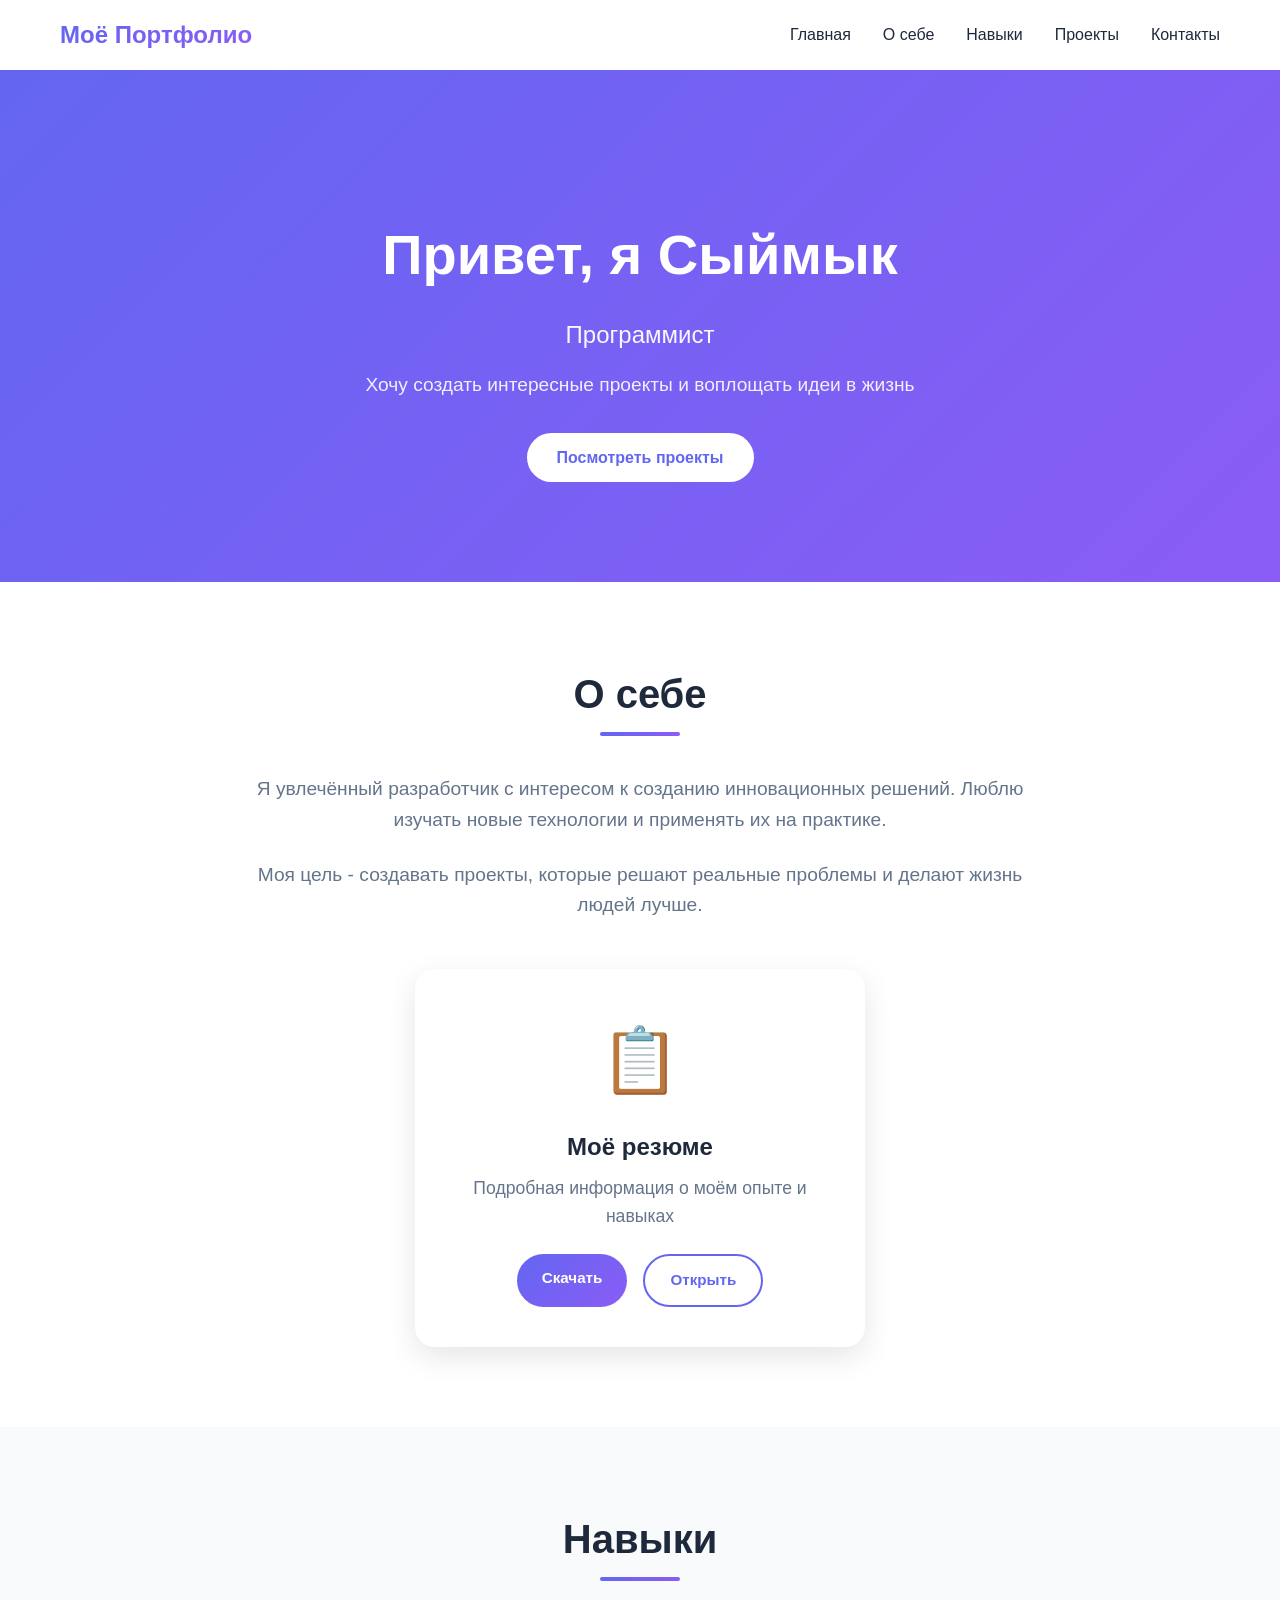
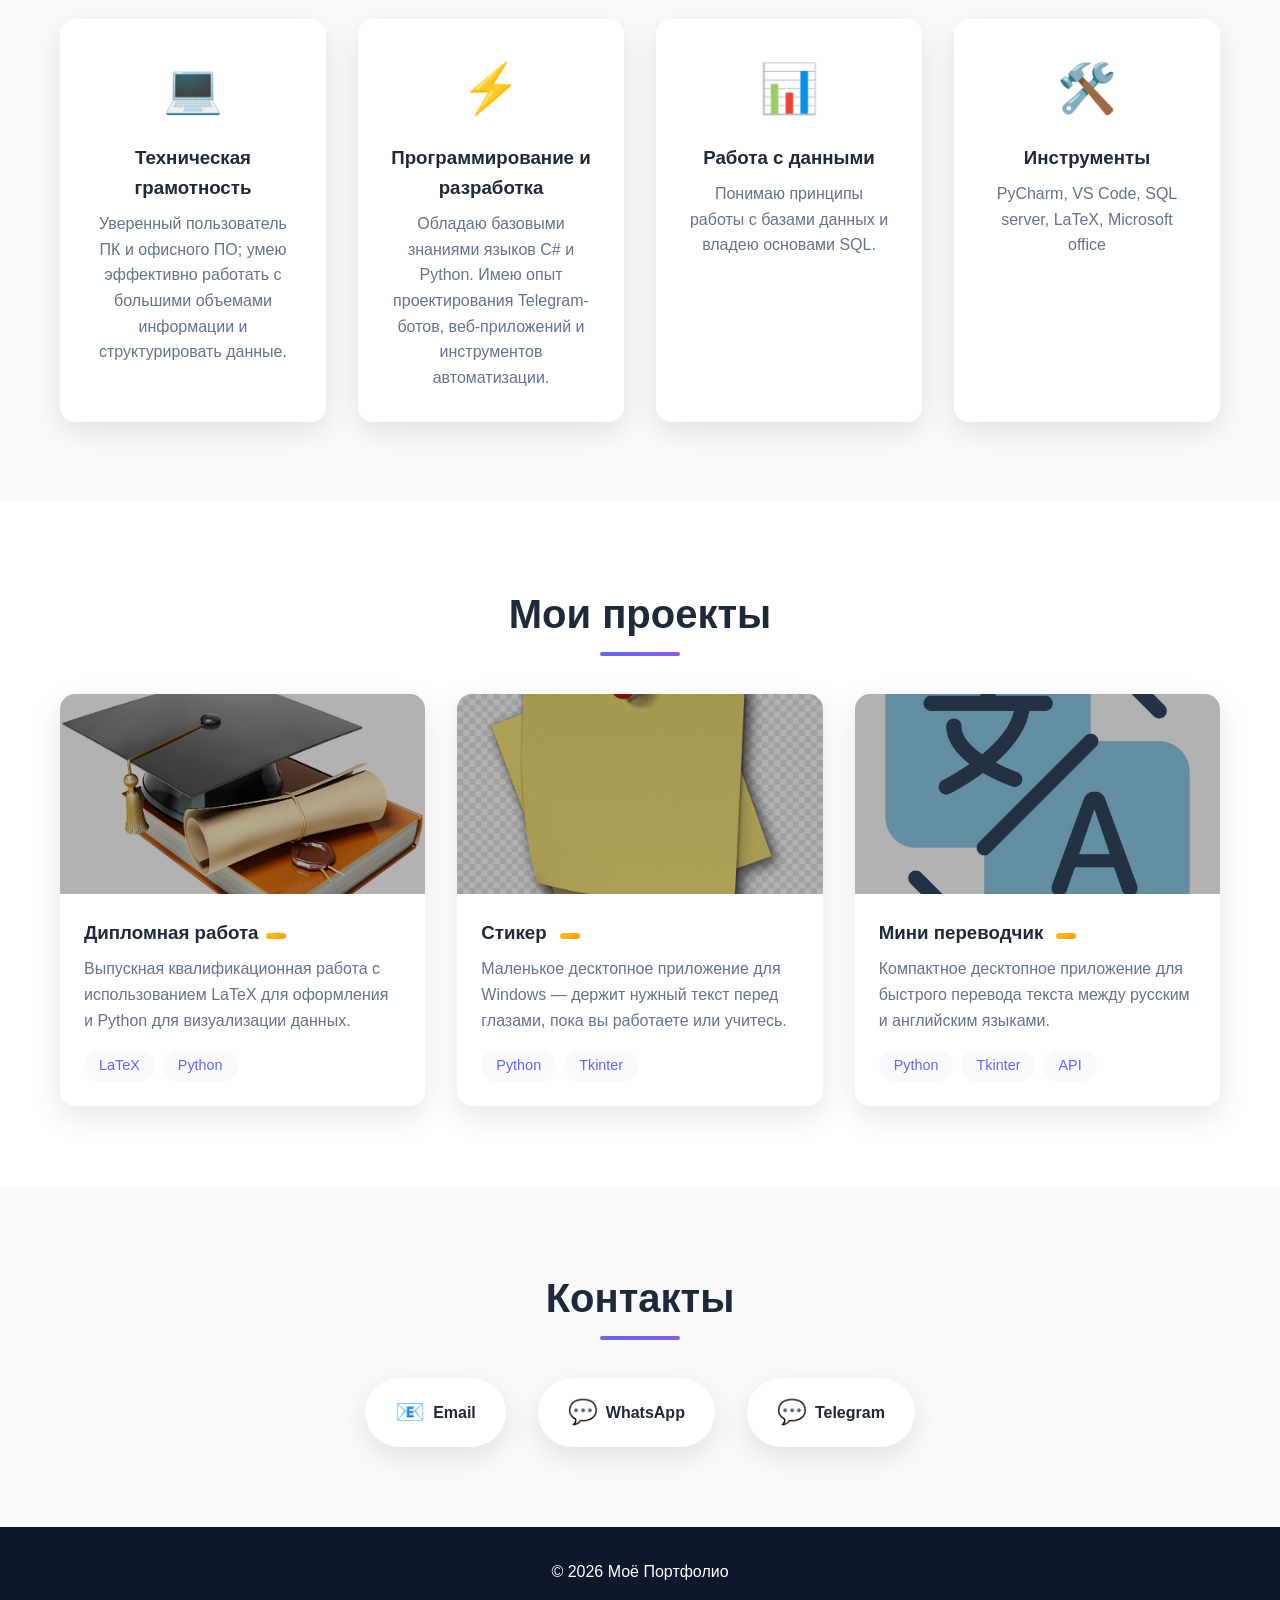
<file: index.html>
<!DOCTYPE html>
<html lang="ru">
<head>
    <meta charset="UTF-8">
    <meta name="viewport" content="width=device-width, initial-scale=1.0">
    <title>Моё Портфолио</title>
    <link rel="stylesheet" href="style.css">
</head>
<body>
    <!-- Навигация -->
    <nav class="navbar">
        <div class="container">
            <div class="nav-brand">Моё Портфолио</div>
            <ul class="nav-menu">
                <li><a href="#home">Главная</a></li>
                <li><a href="#about">О себе</a></li>
                <li><a href="#skills">Навыки</a></li>
                <li><a href="#projects">Проекты</a></li>
                <li><a href="#contact">Контакты</a></li>
            </ul>
        </div>
    </nav>

    <!-- Главная секция -->
    <section id="home" class="hero">
        <div class="container">
            <div class="hero-content">
                <h1 class="hero-title">Привет, я <span class="highlight">Сыймык</span></h1>
                <p class="hero-subtitle">Программист</p>
                <p class="hero-description">Хочу создать интересные проекты и воплощать идеи в жизнь</p>
                <a href="#projects" class="btn btn-primary">Посмотреть проекты</a>
            </div>
        </div>
    </section>

    <!-- О себе -->
    <section id="about" class="section">
        <div class="container">
            <h2 class="section-title">О себе</h2>
            <div class="about-content">
                <div class="about-text">
                    <p>Я увлечённый разработчик с интересом к созданию инновационных решений.
                    Люблю изучать новые технологии и применять их на практике.</p>
                    <p>Моя цель - создавать проекты, которые решают реальные проблемы и делают жизнь людей лучше.</p>
                </div>

                <!-- Карточка с резюме -->
                <div class="resume-card">
                    <div class="resume-icon">📋</div>
                    <h3>Моё резюме</h3>
                    <p>Подробная информация о моём опыте и навыках</p>
                    <div class="resume-buttons">
                        <a href="resume.pdf" download class="btn btn-small btn-download">Скачать</a>
                        <a href="resume.pdf" target="_blank" class="btn btn-small btn-view-resume">Открыть</a>
                    </div>
                </div>
            </div>
        </div>
    </section>

    <!-- Навыки -->
    <section id="skills" class="section section-alt">
        <div class="container">
            <h2 class="section-title">Навыки</h2>
            <div class="skills-grid">
                <div class="skill-card">
                    <div class="skill-icon">💻</div>
                    <h3>Техническая грамотность</h3>
                    <p>Уверенный пользователь ПК и офисного ПО; умею эффективно работать с большими объемами информации и структурировать данные.</p>
                </div>
                <div class="skill-card">
                    <div class="skill-icon">⚡</div>
                    <h3>Программирование и разработка</h3>
                    <p>Обладаю базовыми знаниями языков C# и Python. Имею опыт проектирования Telegram-ботов, веб-приложений и инструментов автоматизации.</p>
                </div>
                <div class="skill-card">
                    <div class="skill-icon">📊</div>
                    <h3>Работа с данными</h3>
                    <p>Понимаю принципы работы с базами данных и владею основами SQL.</p>
                </div>
                <div class="skill-card">
                    <div class="skill-icon">🛠️</div>
                    <h3>Инструменты</h3>
                    <p>PyCharm, VS Code, SQL server, LaTeX, Microsoft office</p>
                </div>
            </div>
        </div>
    </section>

    <!-- Проекты -->
    <section id="projects" class="section">
    <div class="container">
        <h2 class="section-title">Мои проекты</h2>
        <div class="projects-grid">

            <div class="project-card">
                <div class="project-image">
                    <img src="images/diplom.jpg" alt="Дипломная работа" class="project-img">
                    <div class="project-overlay"></div>
                </div>
                <div class="project-content">
                    <h3 class="project-title-clickable" onclick="openModal('modal-diplom')">Дипломная работа<span class="tag-coming"></span></h3></h3>
                    <p>Выпускная квалификационная работа с использованием LaTeX для оформления и Python для визуализации данных.</p>
                    <div class="project-tags">
                        <span class="tag">LaTeX</span>
                        <span class="tag">Python</span>
                    </div>
                </div>
            </div>


            <div class="project-card">
                <div class="project-image">
                    <img src="images/stiker.png" alt="Стикер" class="project-img">
                    <div class="project-overlay"></div>
                </div>
                <div class="project-content">
                    <h3 class="project-title-clickable" onclick="openModal('modal-sticker')">Стикер <span class="tag-coming"></span></h3>
                    <p>Маленькое десктопное приложение для Windows — держит нужный текст перед глазами, пока вы работаете или учитесь.</p>
                    <div class="project-tags">
                        <span class="tag">Python</span>
                        <span class="tag">Tkinter</span>
                    </div>

                </div>
            </div>

            <div class="project-card">
                <div class="project-image">
                    <img src="images/translation.jpg" alt="Стикер" class="project-img">
                    <div class="project-overlay"></div>
                </div>
                <div class="project-content">
                    <h3 class="project-title-clickable" onclick="openModal('modal-translator')">Мини переводчик <span class="tag-coming"></span></h3>
                    <p>Компактное десктопное приложение для быстрого перевода текста между русским и английским языками.</p>
                    <div class="project-tags">
                        <span class="tag">Python</span>
                        <span class="tag">Tkinter</span>
                        <span class="tag">API</span>
                    </div>

                </div>
            </div>
        </div>
    </div>
</section>

    <!-- Модальное окно: Дипломная работа -->
    <div id="modal-diplom" class="modal">
        <div class="modal-content">
            <span class="modal-close" onclick="closeModal('modal-diplom')">&times;</span>

            <h2>Дипломная работа</h2>

            <div class="modal-section">
    <h3>📝 Описание проекта</h3>

    <p><strong>Основная цель:</strong> Разработка программного комплекса для поиска самого быстрого способа перевода динамической системы из одного состояния в другое. Особенность проекта — учет «эффекта памяти» в системе (интегро-дифференциальные уравнения), что делает модель применимой в реальных физических и экономических задачах.</p>

    <h4>Что было сделано:</h4>
    <ul>
        <li><strong>Математическое моделирование:</strong> Исследована задача быстродействия и применен принцип максимума Понтрягина для нахождения оптимальных траекторий.</li>
        <li><strong>Сравнительный анализ:</strong> Проведено сравнение точных аналитических решений с результатами численного моделирования (метод Рунге-Кутты 4-го порядка).</li>
        <li><strong>Разработка ПО:</strong> Создано десктопное приложение на Python с графическим интерфейсом (GUI) и интерактивный модуль в Google Colab.</li>
        <li><strong>Визуализация:</strong> Реализовано построение динамических графиков состояния системы и режимов управления.</li>
    </ul>

    <h4>Стек технологий:</h4>
    <ul>
        <li><strong>Язык:</strong> Python</li>
        <li><strong>Библиотеки:</strong> NumPy, Matplotlib, Tkinter</li>
        <li><strong>Среды:</strong> PyCharm, Google Colab</li>
    </ul>

    <p><strong>Ключевой результат:</strong> Программа позволяет менять параметры системы «на лету» и мгновенно видеть изменение траектории движения. Это готовый инструмент для анализа процессов с последействием (теплоперенос, рыночные модели).</p>

    <hr> <p><em>Краткий анонс: Исследование и программная реализация задачи быстродействия для систем с последействием.</em></p>

    <div class="links">
        <a href="https://colab.research.google.com/drive/1sYflpR2aq0N4wyMgkzaCAVsc2KGVBK6u?usp=sharing" target="_blank">🔗 Открыть в Google Colab</a>
    </div>
</div>

            <div class="modal-section">
                <h3>🖼️ Иллюстрации из работы</h3>
                <div class="modal-gallery">
                    <img src="images/img_2.png" alt="Скриншот 1">
                    <img src="images/img.png" alt="Скриншот 2">
                    <img src="images/img_1.png" alt="Скриншот 3">
                </div>
            </div>


            <div class="modal-section">
                 <h3>🛠️ Инструменты</h3>
                <div class="project-tags">
        <a href="https://www.latex-project.org/" target="_blank" rel="noopener noreferrer" class="tag-link">
            <span class="tag">LaTeX</span>
        </a>
        <a href="https://www.python.org/" target="_blank" rel="noopener noreferrer" class="tag-link">
            <span class="tag">Python</span>
        </a>
        <a href="https://matplotlib.org/" target="_blank" rel="noopener noreferrer" class="tag-link">
            <span class="tag">Matplotlib</span>
        </a>
        <a href="https://numpy.org/" target="_blank" rel="noopener noreferrer" class="tag-link">
            <span class="tag">NumPy</span>
        </a>
        <a href="https://pandas.pydata.org/" target="_blank" rel="noopener noreferrer" class="tag-link">
            <span class="tag">Pandas</span>
        </a>
    </div>
</div>

            <div class="modal-section">
    <h3>📥 Ознакомиться с работой</h3>
    <div class="resume-buttons" style="justify-content: flex-start; gap: 15px;">
        <a href="ВКР_Анарбек_уулу_Сыймык.pdf" target="_blank" class="btn btn-view-resume">👁️ Посмотреть онлайн</a>
        <a href="ВКР_Анарбек_уулу_Сыймык.pdf" download class="btn btn-download-modal">📄 Скачать PDF</a>
    </div>
    <p class="download-note" style="margin-top: 10px;">Размер: ~5 MB | Формат: PDF</p>
</div>
        </div>
    </div>

    <!-- Модальное окно: Мини-стикер -->

    <div id="modal-sticker" class="modal">
        <div class="modal-content">
            <span class="modal-close" onclick="closeModal('modal-sticker')">&times;</span>

            <h2>Стикер</h2>

            <div class="modal-section">
                <h3>📝 Описание проекта</h3>

                <p>Небольшой pet-проект, который вырос из личной потребности: во время учёбы и работы с кодом постоянно не хватало способа держать подсказку или текущую задачу перед глазами — без необходимости переключаться между вкладками.</p>

                <p><strong>Что реализовано:</strong></p>
                <ul>
                    <li>Окно всегда поверх других приложений — не мешает работе</li>
                    <li>Автосохранение текста при закрытии и восстановление при следующем запуске</li>
                    <li>Поддержка стандартных горячих клавиш: Ctrl+C, Ctrl+V, Ctrl+X, Ctrl+Z, Ctrl+A</li>
                    <li>Контекстное меню по правой кнопке мыши</li>
                    <li>Сборка в автономный <code>.exe</code> — установка не требуется</li>
                </ul>

                <p><strong>Чему научился:</strong> работа с Tkinter, упаковка Python-приложения в исполняемый файл через PyInstaller, проектирование минималистичного UI под конкретную задачу.</p>
            </div>

            <div class="modal-section">
                <h3>🖼️ Скриншоты</h3>
                <div class="modal-gallery">
                    <img src="images/img_3.png" alt="Скриншот 1">
                    <img src="images/img_4.png" alt="Скриншот 2">
                    <img src="images/img_5.png" alt="Скриншот 3">
                </div>
            </div>

            <div class="modal-section">
                <h3>💻 Фрагмент кода</h3>
                <button class="code-toggle-btn" onclick="toggleCode('code-sticker')">
                    <span class="toggle-icon">▶</span>
                </button>
                <div id="code-sticker" class="code-block-collapsible" style="display: none;">
                    <pre><code>import tkinter as tk
from tkinter import messagebox
from deep_translator import GoogleTranslator

def translate_text(event=None):
    text = input_text.get("1.0", "end-1c").strip()
    if not text:
        return "break"

    try:
        target = 'en' if direction_var.get() == 'RU → EN' else 'ru'
        translated = GoogleTranslator(source='auto', target=target).translate(text)

        output_text.config(state=tk.NORMAL)
        output_text.delete("1.0", tk.END)
        output_text.insert("1.0", translated)
        output_text.config(state=tk.DISABLED)
        return "break"
    except Exception:
        messagebox.showerror("Ошибка", "Проверьте подключение к интернету")
        return "break"

def swap_direction():
    current = direction_var.get()
    new = 'EN → RU' if current == 'RU → EN' else 'RU → EN'
    direction_var.set(new)
    direction_label.config(text=new)

def make_copy_output(event=None):
    try:
        text = output_text.get("1.0", "end-1c")
        if text:
            root.clipboard_clear()
            root.clipboard_append(text)
    except:
        pass
    return "break"

root = tk.Tk()
root.title("Переводчик")
root.geometry("260x280")
root.attributes("-topmost", True)
root.configure(bg="#e3f2fd")

direction_var = tk.StringVar(value='RU → EN')
header_frame = tk.Frame(root, bg="#e3f2fd")
header_frame.pack(pady=(8, 0))

direction_label = tk.Label(header_frame, text='RU → EN', font=("Arial", 9, "bold"),
                           bg="#e3f2fd", fg="#1565c0")
direction_label.pack(side=tk.LEFT, padx=5)

swap_btn = tk.Button(header_frame, text="⇄", command=swap_direction,
                     bg="#bbdefb", fg="#1565c0", font=("Arial", 9, "bold"),
                     relief="flat", cursor="hand2", width=2, bd=0)
swap_btn.pack(side=tk.LEFT)

input_text = tk.Text(root, font=("Segoe UI", 9), bg="#ffffff", height=4, bd=0,
                     highlightthickness=1, highlightbackground="#90caf9")
input_text.pack(padx=10, pady=(5, 3), fill="both", expand=True)
input_text.bind("<Return>", translate_text)

translate_btn = tk.Button(root, text="Перевести", command=translate_text,
                          bg="#1976d2", fg="white", font=("Arial", 8, "bold"),
                          relief="flat", cursor="hand2", width=12, bd=0)
translate_btn.pack(pady=3)

output_text = tk.Text(root, font=("Segoe UI", 9), bg="#bbdefb", height=4, bd=0,
                      state=tk.DISABLED, highlightthickness=1,
                      highlightbackground="#90caf9", fg="#0d47a1")
output_text.pack(padx=10, pady=(0, 5), fill="both", expand=True)

root.mainloop()  </code></pre>
                </div>
            </div>


            <div class="modal-section">
                <h3>🛠️ Технологии</h3>
                <div class="project-tags">
                    <a href="https://www.python.org/" target="_blank" rel="noopener noreferrer" class="tag-link">
                        <span class="tag">Python</span>
                    </a>
                    <a href="https://docs.python.org/3/library/tkinter.html" target="_blank" rel="noopener noreferrer" class="tag-link">
                        <span class="tag">Tkinter</span>
                    </a>
                    <a href="https://pyinstaller.org/" target="_blank" rel="noopener noreferrer" class="tag-link">
                        <span class="tag">PyInstaller</span>
                    </a>
                </div>
            </div>

            <div class="modal-section">
                <h3>📥 Скачать приложение</h3>
                <div class="resume-buttons" style="justify-content: flex-start; gap: 15px;">
                    <a href="https://t.me/v_kode_i_zhizni/4" target="_blank" class="btn btn-download-modal">💾 Скачать .exe (Telegram)</a>
                    <a href="https://t.me/v_kode_i_zhizni" target="_blank" class="btn btn-view-resume">📢 Мой канал</a>
                </div>
                <p class="download-note" style="margin-top: 10px;">Размер: 8.0 MB | Windows 10/11</p>
            </div>
        </div>
    </div>

    <!-- Модальное окно: Мини-переводчик -->
    <div id="modal-translator" class="modal">
    <div class="modal-content">
        <span class="modal-close" onclick="closeModal('modal-translator')">&times;</span>

        <h2>Мини-переводчик</h2>

        <div class="modal-section">
            <h3>📝 Описание проекта</h3>

            <p>При разработке кода приходится создавать десятки переменных, и хорошим тоном считается именование на английском языке. Чтобы не прерывать рабочий процесс поиском перевода в браузере, я создал этот компактный инструмент. Он позволяет мгновенно подобрать точное название для переменной или функции, не закрывая окно IDE</p>

            <p><strong>Что реализовано:</strong></p>
            <ul>
                <li>Мгновенный перевод через API Google Translator</li>
                <li>Окно всегда поверх других окон (Topmost) для удобства работы с кодом</li>
                <li>Быстрая смена направления перевода (RU ↔ EN) одной кнопкой</li>
                <li>Полноценная поддержка горячих клавиш и контекстного меню</li>
                <li>Минималистичный дизайн</li>
            </ul>

            <p><strong>Чему научился:</strong> интеграция сторонних API (библиотека <code>deep_translator</code>), работа с многострочными текстовыми полями в Tkinter, обработка исключений при отсутствии сети и кастомизация UI элементов.</p>
        </div>

        <div class="modal-section">
            <h3>🖼️ Скриншоты</h3>
            <div class="modal-gallery">
                <img src="images/translator_1.png" >
                <img src="images/translator_2.png" >
                <img src="images/translator_3.png" >

            </div>
        </div>

        <div class="modal-section">
            <h3>💻 Фрагмент кода</h3>
            <button class="code-toggle-btn" onclick="toggleCode('code-translator')">
                <span class="toggle-icon">▶</span>
            </button>
            <div id="code-translator" class="code-block-collapsible" style="display: none;">
                <pre><code>import tkinter as tk
from deep_translator import GoogleTranslator

def translate_text(event=None):
    text = input_text.get("1.0", "end-1c").strip()
    if not text: return "break"

    try:
        target = 'en' if direction_var.get() == 'RU → EN' else 'ru'
        translated = GoogleTranslator(source='auto', target=target).translate(text)

        output_text.config(state=tk.NORMAL)
        output_text.delete("1.0", tk.END)
        output_text.insert("1.0", translated)
        output_text.config(state=tk.DISABLED)
    except Exception:
        pass
    return "break"


root = tk.Tk()
root.title("Переводчик")
root.geometry("260x280")
root.attributes("-topmost", True)
root.configure(bg="#e3f2fd")


input_text = tk.Text(root, height=4, bd=0, highlightthickness=1)
input_text.bind("<Return>", translate_text)
input_text.pack(padx=10, pady=5, fill="both", expand=True)

root.mainloop()  </code></pre>
            </div>
        </div>

        <div class="modal-section">
            <h3>🛠️ Технологии</h3>
            <div class="project-tags">
                <a href="https://www.python.org/" target="_blank" rel="noopener noreferrer" class="tag-link">
                    <span class="tag">Python</span>
                </a>
                <a href="https://pypi.org/project/deep-translator/" target="_blank" rel="noopener noreferrer" class="tag-link">
                    <span class="tag">Deep Translator API</span>
                </a>
                <a href="https://docs.python.org/3/library/tkinter.html" target="_blank" rel="noopener noreferrer" class="tag-link">
                    <span class="tag">Tkinter UI</span>
                </a>
            </div>
        </div>

        <div class="modal-section">
            <h3>📥 Скачать приложение</h3>
            <div class="resume-buttons" style="justify-content: flex-start; gap: 15px;">
                <a href="https://t.me/v_kode_i_zhizni/5" target="_blank" class="btn btn-download-modal">💾 Скачать .exe (Telegram)</a>
                <a href="https://t.me/v_kode_i_zhizni" target="_blank" class="btn btn-view-resume">📢 Мой канал</a>
            </div>
            <p class="download-note" style="margin-top: 10px;">Размер: ~13.5 MB | Windows 10/11</p>
        </div>
    </div>
</div>

    <!-- Контакты -->
    <section id="contact" class="section section-alt">
        <div class="container">
            <h2 class="section-title">Контакты</h2>
            <div class="contact-content">
                <p class="contact-text"></p>
                <div class="contact-links">
                    <a href="mailto:syimyk.d.anarbekov@gmail.com" class="contact-link">
                        <span class="contact-icon">📧</span>
                        Email
                    </a>
                    <a href="https://wa.me/996703633725?text=Я%20с%20сайта" class="contact-link" target="_blank">
                        <span class="contact-icon">💬</span>
                        WhatsApp
                    </a>
                    <a href="https://t.me/Syimyk_03kg?text=Я%20с%20сайта" target="_blank" class="contact-link">
                        <span class="contact-icon">💬</span>
                        Telegram
                    </a>
                </div>
            </div>
        </div>
    </section>

    <!-- Footer -->
    <footer class="footer">
        <div class="container">
            <p>&copy; 2026 Моё Портфолио</p>
        </div>
    </footer>

    <script src="script.js"></script>
</body>
</html>
</file>
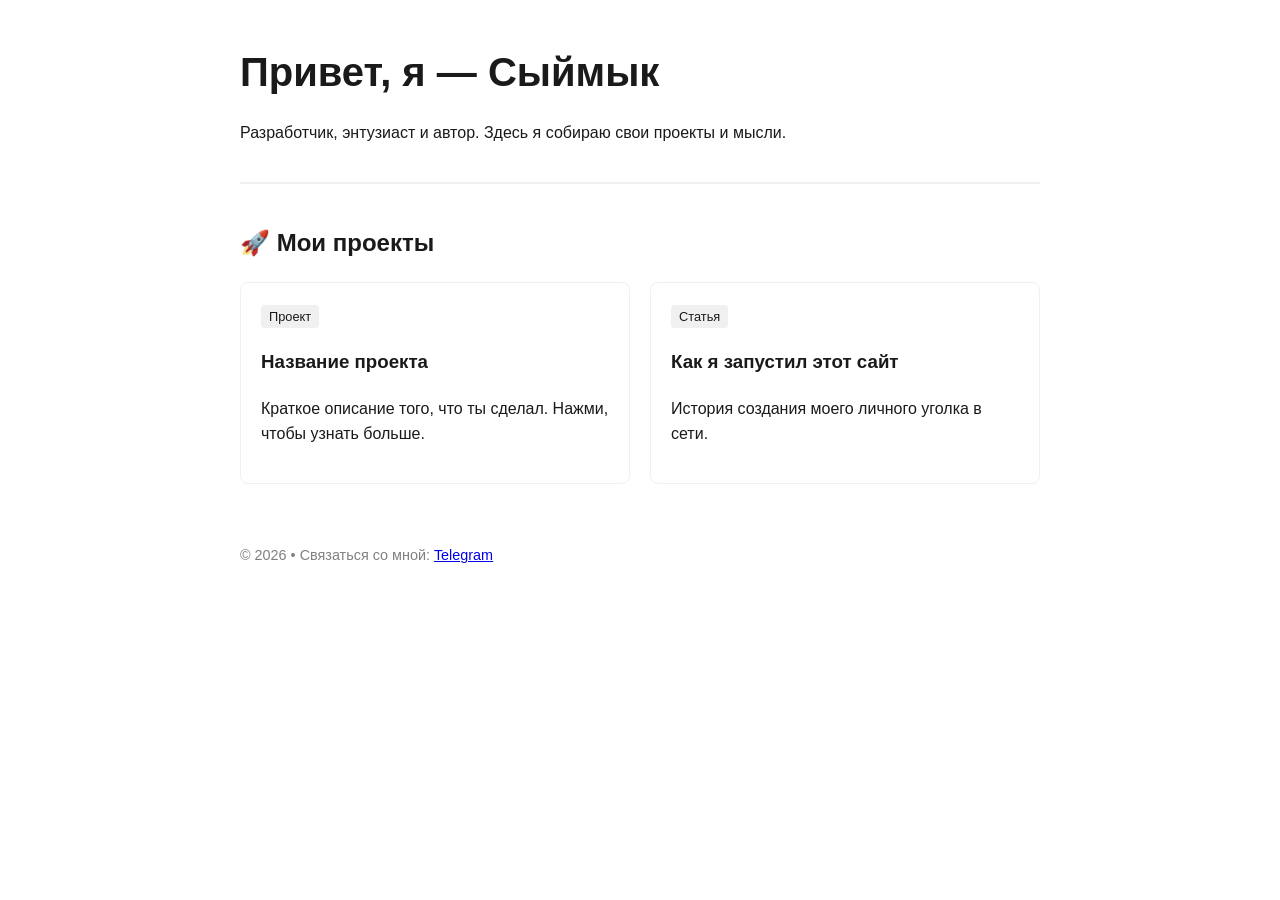
<file: My_site/index.html>
<!DOCTYPE html>
<html lang="ru">
<head>
    <meta charset="UTF-8">
    <meta name="viewport" content="width=device-width, initial-scale=1.0">
    <title>Мой цифровой штаб</title>
    <style>
        :root {
            --bg: #ffffff;
            --text: #1a1a1a;
            --accent: #0070f3;
            --secondary: #f0f0f0;
        }
        body {
            font-family: -apple-system, BlinkMacSystemFont, "Segoe UI", Roboto, sans-serif;
            line-height: 1.6;
            color: var(--text);
            max-width: 800px;
            margin: 40px auto;
            padding: 0 20px;
            background: var(--bg);
        }
        header { border-bottom: 2px solid var(--secondary); padding-bottom: 20px; margin-bottom: 40px; }
        h1 { font-size: 2.5rem; margin-bottom: 10px; }
        .grid { display: grid; grid-template-columns: repeat(auto-fit, minmax(250px, 1fr)); gap: 20px; }
        .card {
            padding: 20px;
            border: 1px solid var(--secondary);
            border-radius: 8px;
            transition: 0.3s;
            text-decoration: none;
            color: inherit;
        }
        .card:hover { border-color: var(--accent); transform: translateY(-2px); }
        .tag { font-size: 0.8rem; background: var(--secondary); padding: 4px 8px; border-radius: 4px; }
        footer { margin-top: 60px; font-size: 0.9rem; color: gray; }
    </style>
</head>
<body>

    <header>
        <h1>Привет, я — Сыймык</h1>
        <p>Разработчик, энтузиаст и автор. Здесь я собираю свои проекты и мысли.</p>
    </header>

    <main>
        <h2>🚀 Мои проекты</h2>
        <div class="grid">
            <div class="card">
                <span class="tag">Проект</span>
                <h3>Название проекта</h3>
                <p>Краткое описание того, что ты сделал. Нажми, чтобы узнать больше.</p>
            </div>

            <div class="card">
                <span class="tag">Статья</span>
                <h3>Как я запустил этот сайт</h3>
                <p>История создания моего личного уголка в сети.</p>
            </div>
        </div>
    </main>

    <footer>
        <p>© 2026 • Связаться со мной: <a href="https://t.me/your_nick">Telegram</a></p>
    </footer>

</body>

</html>
</file>
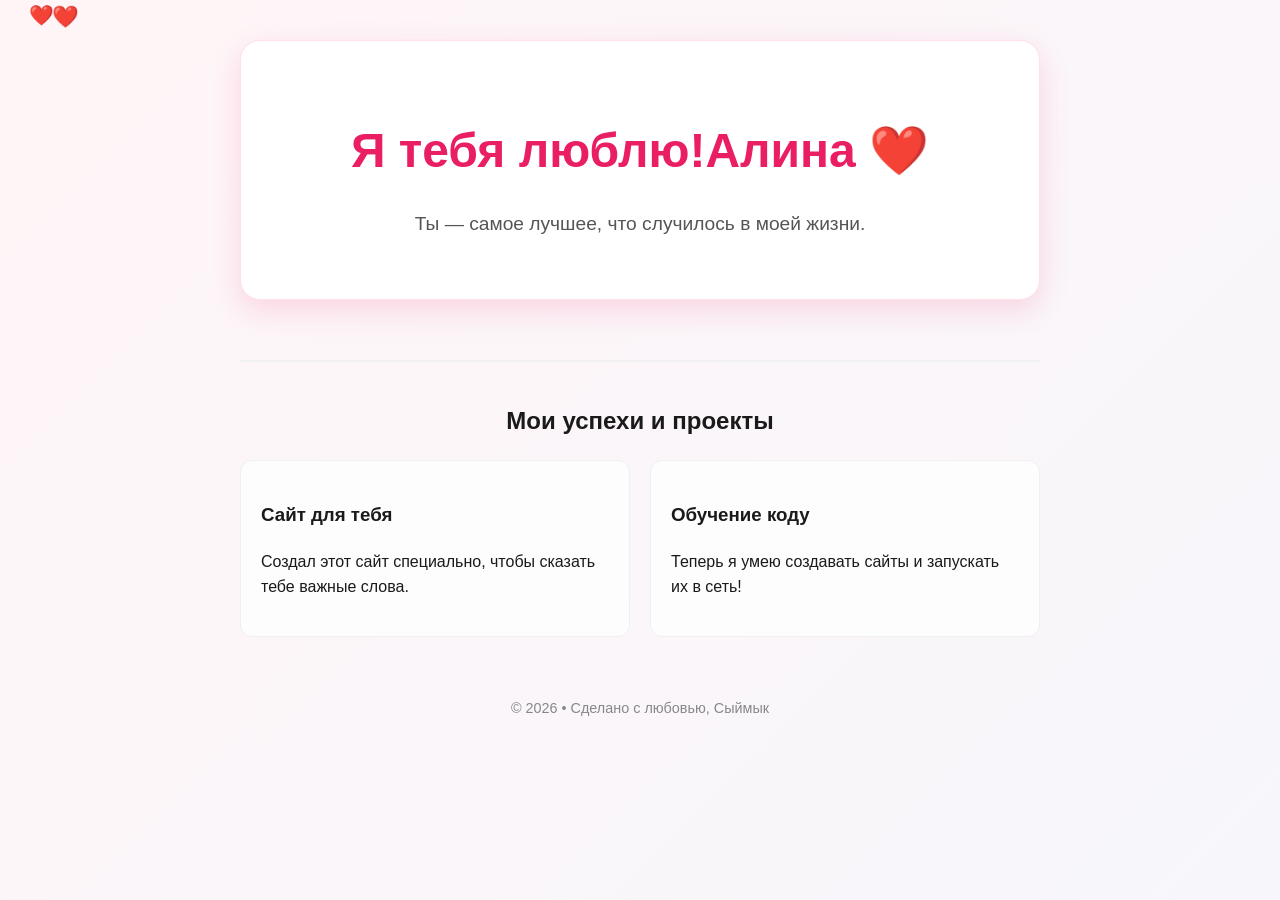
<file: My_site/my_love.html>
<!DOCTYPE html>
<html lang="ru">
<head>
    <meta charset="UTF-8">
    <meta name="viewport" content="width=device-width, initial-scale=1.0">
    <title>Для моей любимой ❤️</title>
    <style>
        :root {
            --bg: #ffffff;
            --text: #1a1a1a;
            --accent: #e91e63; /* Романтичный розовый */
            --secondary: #f0f0f0;
        }

        /* Нежный анимированный фон для всей страницы */
        body {
            font-family: -apple-system, BlinkMacSystemFont, "Segoe UI", Roboto, sans-serif;
            line-height: 1.6;
            color: var(--text);
            max-width: 800px;
            margin: 0 auto;
            padding: 40px 20px;
            background: linear-gradient(135deg, #fff5f7, #f0f8ff, #fff5f7);
            background-size: 400% 400%;
            animation: gradientShift 15s ease infinite;
            transition: 0.3s;
        }

        @keyframes gradientShift {
            0% { background-position: 0% 50%; }
            50% { background-position: 100% 50%; }
            100% { background-position: 0% 50%; }
        }

        header {
            border-bottom: 2px solid var(--secondary);
            padding-bottom: 20px;
            margin-bottom: 40px;
            text-align: center;
        }

        /* Блок с признанием */
        .love-card {
            background: white;
            padding: 40px;
            border-radius: 20px;
            box-shadow: 0 10px 30px rgba(233, 30, 99, 0.15);
            text-align: center;
            margin-bottom: 40px;
            border: 1px solid #ffe1e9;
            animation: fadeIn 2s ease-out;
        }

        .love-card h1 {
            font-size: 3rem;
            color: var(--accent);
            margin-bottom: 10px;
        }

        .love-card p {
            font-size: 1.2rem;
            color: #555;
        }

        @keyframes fadeIn {
            from { opacity: 0; transform: translateY(20px); }
            to { opacity: 1; transform: translateY(0); }
        }

        /* Сетка проектов (твои старые блоки) */
        .projects-grid {
            display: grid;
            grid-template-columns: repeat(auto-fit, minmax(250px, 1fr));
            gap: 20px;
        }

        .card {
            background: rgba(255, 255, 255, 0.8);
            border: 1px solid var(--secondary);
            padding: 20px;
            border-radius: 12px;
            transition: transform 0.3s ease;
        }

        .card:hover {
            transform: translateY(-5px);
            border-color: var(--accent);
        }

        /* Падающие сердечки */
        .hearts-container {
            position: fixed;
            top: 0;
            left: 0;
            width: 100%;
            height: 100%;
            pointer-events: none;
            z-index: 1000;
        }

        .heart {
            position: absolute;
            color: #ff69b4;
            animation: fall linear infinite;
        }

        @keyframes fall {
            0% { transform: translateY(-10vh) rotate(0deg); opacity: 0; }
            10% { opacity: 1; }
            100% { transform: translateY(100vh) rotate(360deg); opacity: 0; }
        }

        footer {
            margin-top: 60px;
            text-align: center;
            font-size: 0.9rem;
            color: #888;
        }
    </style>
</head>
<body>

    <div class="hearts-container" id="hearts"></div>

    <header>
        <div class="love-card">
            <h1>Я тебя люблю!Алина ❤️</h1>
            <p>Ты — самое лучшее, что случилось в моей жизни.</p>
        </div>
    </header>

    <main>
        <h2 style="text-align: center;">Мои успехи и проекты</h2>
        <div class="projects-grid">
            <div class="card">
                <h3>Сайт для тебя</h3>
                <p>Создал этот сайт специально, чтобы сказать тебе важные слова.</p>
            </div>
            <div class="card">
                <h3>Обучение коду</h3>
                <p>Теперь я умею создавать сайты и запускать их в сеть!</p>
            </div>
        </div>
    </main>

    <footer>
        <p>© 2026 • Сделано с любовью, Сыймык</p>
    </footer>

    <script>
        function createHeart() {
            const container = document.getElementById('hearts');
            const heart = document.createElement('div');
            heart.classList.add('heart');
            heart.innerHTML = '❤️';

            heart.style.left = Math.random() * 100 + 'vw';
            heart.style.animationDuration = Math.random() * 2 + 3 + 's';
            heart.style.fontSize = Math.random() * 10 + 15 + 'px';

            container.appendChild(heart);

            setTimeout(() => {
                heart.remove();
            }, 5000);
        }

        setInterval(createHeart, 400);
    </script>
</body>
</html>
</file>
<file: style.css>
/* Основные стили */
* {
    margin: 0;
    padding: 0;
    box-sizing: border-box;
}

:root {
    --primary-color: #6366f1;
    --secondary-color: #8b5cf6;
    --dark-bg: #0f172a;
    --light-bg: #f8fafc;
    --text-dark: #1e293b;
    --text-light: #64748b;
    --white: #ffffff;
    --shadow: 0 10px 30px rgba(0, 0, 0, 0.1);
    --transition: all 0.3s ease;
}

body {
    font-family: 'Segoe UI', Tahoma, Geneva, Verdana, sans-serif;
    line-height: 1.6;
    color: var(--text-dark);
    overflow-x: hidden;
}

.container {
    max-width: 1200px;
    margin: 0 auto;
    padding: 0 20px;
}

/* Навигация */
.navbar {
    background: var(--white);
    box-shadow: var(--shadow);
    position: fixed;
    width: 100%;
    top: 0;
    z-index: 1000;
    padding: 1rem 0;
}

.navbar .container {
    display: flex;
    justify-content: space-between;
    align-items: center;
}

.nav-brand {
    font-size: 1.5rem;
    font-weight: bold;
    background: linear-gradient(135deg, var(--primary-color), var(--secondary-color));
    -webkit-background-clip: text;
    -webkit-text-fill-color: transparent;
    background-clip: text;
}

.nav-menu {
    display: flex;
    list-style: none;
    gap: 2rem;
}

.nav-menu a {
    text-decoration: none;
    color: var(--text-dark);
    font-weight: 500;
    transition: var(--transition);
    position: relative;
}

.nav-menu a::after {
    content: '';
    position: absolute;
    bottom: -5px;
    left: 0;
    width: 0;
    height: 2px;
    background: var(--primary-color);
    transition: var(--transition);
}

.nav-menu a:hover::after {
    width: 100%;
}

.nav-menu a:hover {
    color: var(--primary-color);
}

/* Главная секция */
.hero {
    background: linear-gradient(135deg, var(--primary-color), var(--secondary-color));
    color: var(--white);
    padding: 150px 0 100px;
    margin-top: 60px;
    text-align: center;
}

.hero-title {
    font-size: 3.5rem;
    margin-bottom: 1rem;
    animation: fadeInUp 1s ease;
}

.highlight {
    position: relative;
    display: inline-block;
}

.highlight::after {
    content: '';
    position: absolute;
    bottom: 10px;
    left: 0;
    width: 100%;
    height: 10px;
    background: rgba(255, 255, 255, 0.3);
    z-index: -1;
}

.hero-subtitle {
    font-size: 1.5rem;
    margin-bottom: 1rem;
    opacity: 0.95;
    animation: fadeInUp 1s ease 0.2s backwards;
}

.hero-description {
    font-size: 1.2rem;
    margin-bottom: 2rem;
    opacity: 0.9;
    animation: fadeInUp 1s ease 0.4s backwards;
}

/* Кнопки */
.btn {
    display: inline-block;
    padding: 12px 30px;
    text-decoration: none;
    border-radius: 50px;
    font-weight: 600;
    transition: var(--transition);
    animation: fadeInUp 1s ease 0.6s backwards;
}

.btn-primary {
    background: var(--white);
    color: var(--primary-color);
}

.btn-primary:hover {
    transform: translateY(-3px);
    box-shadow: 0 10px 25px rgba(0, 0, 0, 0.2);
}

/* Секции */
.section {
    padding: 80px 0;
}

.section-alt {
    background: var(--light-bg);
}

.section-title {
    text-align: center;
    font-size: 2.5rem;
    margin-bottom: 3rem;
    position: relative;
    width: 100%;
}

.section-title::after {
    content: '';
    position: absolute;
    bottom: -10px;
    left: 50%;
    transform: translateX(-50%);
    width: 80px;
    height: 4px;
    background: linear-gradient(135deg, var(--primary-color), var(--secondary-color));
    border-radius: 2px;
}
/* О себе */
.about-content {
    max-width: 800px;
    margin: 0 auto;
    text-align: center;
}

.about-text p {
    font-size: 1.2rem;
    color: var(--text-light);
    margin-bottom: 1.5rem;
}

/* Навыки */
.skills-grid {
    display: grid;
    grid-template-columns: repeat(auto-fit, minmax(250px, 1fr));
    gap: 2rem;
}

.skill-card {
    background: var(--white);
    padding: 2rem;
    border-radius: 15px;
    text-align: center;
    box-shadow: var(--shadow);
    transition: var(--transition);
}

.skill-card:hover {
    transform: translateY(-10px);
    box-shadow: 0 15px 40px rgba(0, 0, 0, 0.15);
}

.skill-icon {
    font-size: 3rem;
    margin-bottom: 1rem;
}

.skill-card h3 {
    margin-bottom: 0.5rem;
    color: var(--text-dark);
}

.skill-card p {
    color: var(--text-light);
}

/* Проекты */
.projects-grid {
    display: grid;
    grid-template-columns: repeat(auto-fit, minmax(300px, 1fr));
    gap: 2rem;
}

.project-link {
    text-decoration: none;
    color: inherit;
    display: block;
}

.project-card {
    background: var(--white);
    border-radius: 15px;
    overflow: hidden;
    box-shadow: var(--shadow);
    transition: var(--transition);
    cursor: pointer;
}

.project-card:hover {
    transform: translateY(-10px);
    box-shadow: 0 15px 40px rgba(0, 0, 0, 0.15);
}

.project-image {
    height: 200px;
    position: relative;
    overflow: hidden;
}

.project-img {
    width: 100%;
    height: 100%;
    object-fit: cover;
    transition: transform 0.3s ease;
}

.project-card:hover .project-img {
    transform: scale(1.1);
}

/* Затемнение поверх картинки */
.project-overlay {
    position: absolute;
    top: 0;
    left: 0;
    width: 100%;
    height: 100%;
    background: rgba(0, 0, 0, 0.3);
    transition: var(--transition);
}

.project-card:hover .project-overlay {
    background: rgba(0, 0, 0, 0.5);
}

.project-content {
    padding: 1.5rem;
}

.project-content h3 {
    margin-bottom: 0.5rem;
    color: var(--text-dark);
}

.project-content p {
    color: var(--text-light);
    margin-bottom: 1rem;
}

.project-tags {
    display: flex;
    gap: 0.5rem;
    flex-wrap: wrap;
}

.tag {
    background: var(--light-bg);
    color: var(--primary-color);
    padding: 5px 15px;
    border-radius: 20px;
    font-size: 0.9rem;
    font-weight: 500;
}

/* Контакты */
.contact-content {
    text-align: center;
}

.contact-text {
    font-size: 1.3rem;
    color: var(--text-light);
    margin-bottom: 2rem;
}

.contact-links {
    display: flex;
    justify-content: center;
    gap: 2rem;
    flex-wrap: wrap;
}

.contact-link {
    display: flex;
    align-items: center;
    gap: 0.5rem;
    padding: 15px 30px;
    background: var(--white);
    color: var(--text-dark);
    text-decoration: none;
    border-radius: 50px;
    font-weight: 600;
    box-shadow: var(--shadow);
    transition: var(--transition);
}

.contact-link:hover {
    transform: translateY(-5px);
    box-shadow: 0 10px 30px rgba(0, 0, 0, 0.15);
    background: linear-gradient(135deg, var(--primary-color), var(--secondary-color));
    color: var(--white);
}

.contact-icon {
    font-size: 1.5rem;
}

/* Footer */
.footer {
    background: var(--dark-bg);
    color: var(--white);
    text-align: center;
    padding: 2rem 0;
}

/* Анимации */
@keyframes fadeInUp {
    from {
        opacity: 0;
        transform: translateY(30px);
    }
    to {
        opacity: 1;
        transform: translateY(0);
    }
}

/* Карточка резюме */
.resume-card {
    background: var(--white);
    padding: 2.5rem;
    border-radius: 20px;
    box-shadow: var(--shadow);
    text-align: center;
    margin-top: 3rem;
    max-width: 450px;
    margin-left: auto;
    margin-right: auto;
    transition: var(--transition);
}

.resume-card:hover {
    transform: translateY(-5px);
    box-shadow: 0 15px 40px rgba(0, 0, 0, 0.15);
}

.resume-icon {
    font-size: 4rem;
    margin-bottom: 1rem;
    animation: bounce 2s infinite;
}

.resume-card h3 {
    color: var(--text-dark);
    margin-bottom: 0.5rem;
    font-size: 1.5rem;
}

.resume-card p {
    color: var(--text-light);
    margin-bottom: 1.5rem;
    font-size: 1.1rem;
}

.resume-buttons {
    display: flex;
    gap: 1rem;
    justify-content: center;
    flex-wrap: wrap;
}

.btn-small {
    padding: 12px 25px;
    font-size: 0.95rem;
}

.btn-download {
    background: linear-gradient(135deg, var(--primary-color), var(--secondary-color));
    color: var(--white);
}

.btn-view-resume {
    background: var(--white);
    color: var(--primary-color);
    border: 2px solid var(--primary-color);
}

.btn-download:hover {
    transform: translateY(-3px);
    box-shadow: 0 8px 20px rgba(99, 102, 241, 0.4);
}

.btn-view-resume:hover {
    background: var(--primary-color);
    color: var(--white);
    transform: translateY(-3px);
}

/* Анимация для иконки */
@keyframes bounce {
    0%, 100% {
        transform: translateY(0);
    }
    50% {
        transform: translateY(-10px);
    }
}

/* Кликабельный заголовок проекта */
.project-title-clickable {
    cursor: pointer;
    transition: var(--transition);
}

.project-title-clickable:hover {
    color: var(--primary-color);
    text-decoration: underline;
}

/* Модальное окно */
.modal {
    display: none;
    position: fixed;
    z-index: 2000;
    left: 0;
    top: 0;
    width: 100%;
    height: 100%;
    background-color: rgba(15, 23, 42, 0.85);
    backdrop-filter: blur(8px);
    animation: fadeIn 0.3s ease;
}

.modal-content {
    background-color: var(--white);
    margin: 50px auto;
    padding: 40px;
    padding-top: 60px;
    border-radius: 20px;
    width: 90%;
    max-width: 900px;
    max-height: 85vh;
    overflow-y: auto;
    position: relative;
    animation: slideDown 0.3s ease;
}

.modal-close {
    position: sticky;
    top: 0;
    right: 20px;
    float: right;
    font-size: 35px;
    font-weight: bold;
    color: var(--text-light);
    cursor: pointer;
    transition: var(--transition);
    z-index: 1000;
    background: white;
    padding: 10px;
    box-shadow: 0 2px 5px rgba(0,0,0,0.1);
    border-radius: 50%;
    width: 50px;
    height: 50px;
    display: flex;
    align-items: center;
    justify-content: center;
}

.modal-close:hover {
    color: var(--primary-color);
    transform: scale(1.1);
}

.modal-content h2 {
    color: var(--text-dark);
    margin-bottom: 2rem;
    font-size: 2rem;
    clear: both;
}

.modal-section {
    margin-bottom: 2.5rem;
}

.modal-section h3 {
    color: var(--text-dark);
    margin-bottom: 1rem;
    font-size: 1.3rem;
}

.modal-section p {
    color: var(--text-light);
    line-height: 1.8;
    margin-bottom: 1rem;
}

.modal-section ul {
    list-style: none;
    padding-left: 0;
}

.modal-section ul li {
    color: var(--text-light);
    padding: 0.5rem 0;
    padding-left: 1.5rem;
    position: relative;
}

.modal-section ul li::before {
    content: "✓";
    position: absolute;
    left: 0;
    color: var(--primary-color);
    font-weight: bold;
}

/* Галерея */
.modal-gallery {
    display: grid;
    grid-template-columns: repeat(auto-fit, minmax(250px, 1fr));
    gap: 1rem;
    margin-top: 1rem;
}

.modal-gallery img {
    width: 100%;
    height: 200px;
    object-fit: cover;
    border-radius: 10px;
    box-shadow: var(--shadow);
}

/* Код */
.modal-section pre {
    background: #f5f5f5;
    padding: 1.5rem;
    border-radius: 10px;
    overflow-x: auto;
    border-left: 4px solid var(--primary-color);
}

.modal-section code {
    color: #333;
    font-family: 'Courier New', monospace;
    font-size: 0.9rem;
}

/* Кнопки в модалке */
.btn-download-modal {
    display: inline-block;
    padding: 15px 30px;
    background: linear-gradient(135deg, var(--primary-color), var(--secondary-color));
    color: var(--white);
    text-decoration: none;
    border-radius: 50px;
    font-weight: 600;
    transition: var(--transition);
}

.btn-download-modal:hover {
    transform: translateY(-3px);
    box-shadow: 0 10px 25px rgba(99, 102, 241, 0.4);
}

.download-note {
    font-size: 0.9rem;
    color: var(--text-light);
    margin-top: 0.5rem;
}

.modal-links {
    display: flex;
    gap: 1rem;
    flex-wrap: wrap;
}

.modal-link {
    padding: 12px 25px;
    background: var(--light-bg);
    color: var(--primary-color);
    text-decoration: none;
    border-radius: 50px;
    border: 2px solid var(--primary-color);
    transition: var(--transition);
}

.modal-link:hover {
    background: var(--primary-color);
    color: var(--white);
}

@keyframes fadeIn {
    from { opacity: 0; }
    to { opacity: 1; }
}

@keyframes slideDown {
    from {
        transform: translateY(-50px);
        opacity: 0;
    }
    to {
        transform: translateY(0);
        opacity: 1;
    }
}

/* Кнопка раскрытия кода - STICKY */
.code-toggle-btn {
    position: sticky;
    top: 60px;
    z-index: 999;
    background: #f0f0f0;
    border: 1px solid #ddd;
    padding: 8px 16px;
    margin: 10px 0;
    cursor: pointer;
    border-radius: 5px;
    font-size: 14px;
    font-weight: 500;
    color: #333;
    transition: all 0.3s ease;
    display: inline-flex;
    align-items: center;
    gap: 5px;
    box-shadow: 0 2px 5px rgba(0,0,0,0.1);
}

.code-toggle-btn:hover {
    background: #e0e0e0;
    border-color: #bbb;
    transform: translateY(-2px);
    box-shadow: 0 4px 8px rgba(0,0,0,0.15);
}

.toggle-icon {
    font-size: 12px;
    transition: transform 0.3s ease;
}

.code-block-collapsible {
    overflow: hidden;
    transition: all 0.3s ease;
}

.code-block-collapsible pre {
    margin-top: 10px;
}

/* Стилизация скроллбара внутри модалки */
.modal-content::-webkit-scrollbar {
    width: 8px;
}

.modal-content::-webkit-scrollbar-track {
    background: var(--light-bg);
}

.modal-content::-webkit-scrollbar-thumb {
    background: var(--primary-color);
    border-radius: 10px;
}

.modal-content::-webkit-scrollbar-thumb:hover {
    background: var(--secondary-color);
}

/* Ссылки на технологии */
.tag-link {
    text-decoration: none;
}

.tag-link .tag {
    transition: var(--transition);
}

.tag-link:hover .tag {
    background: var(--primary-color);
    color: var(--white);
    transform: translateY(-2px);
    box-shadow: 0 4px 10px rgba(99, 102, 241, 0.3);
}

/* Тег "Скоро!" */
.tag-coming {
    background: linear-gradient(135deg, #fbbf24, #f59e0b);
    color: white;
    padding: 3px 10px;
    border-radius: 12px;
    font-size: 0.75rem;
    font-weight: 600;
    margin-left: 8px;
    display: inline-block;
    animation: pulse 2s infinite;
}

@keyframes pulse {
    0%, 100% {
        opacity: 1;
    }
    50% {
        opacity: 0.7;
    }
}

/* Недоступный проект */
.project-card-disabled {
    opacity: 0.6;
    cursor: not-allowed;
}

.project-card-disabled:hover {
    transform: none;
    box-shadow: var(--shadow);
}

/* Адаптивность */
@media (max-width: 768px) {
    .nav-menu {
        flex-direction: column;
        gap: 1rem;
        display: none;
    }

    .hero-title {
        font-size: 2.5rem;
    }

    .hero-subtitle {
        font-size: 1.2rem;
    }

    .section-title {
        font-size: 2rem;
    }

    .skills-grid,
    .projects-grid {
        grid-template-columns: 1fr;
    }

    .contact-links {
        flex-direction: column;
        align-items: center;
    }

    .modal-content {
        width: 95%;
        padding: 30px 20px;
        margin: 20px auto;
    }

    .code-toggle-btn {
        top: 50px;
    }
}

@media (max-width: 480px) {
    .hero-title {
        font-size: 2rem;
    }

    .container {
        padding: 0 15px;
    }

    .modal-close {
        width: 40px;
        height: 40px;
        font-size: 28px;
    }
}
</file>
